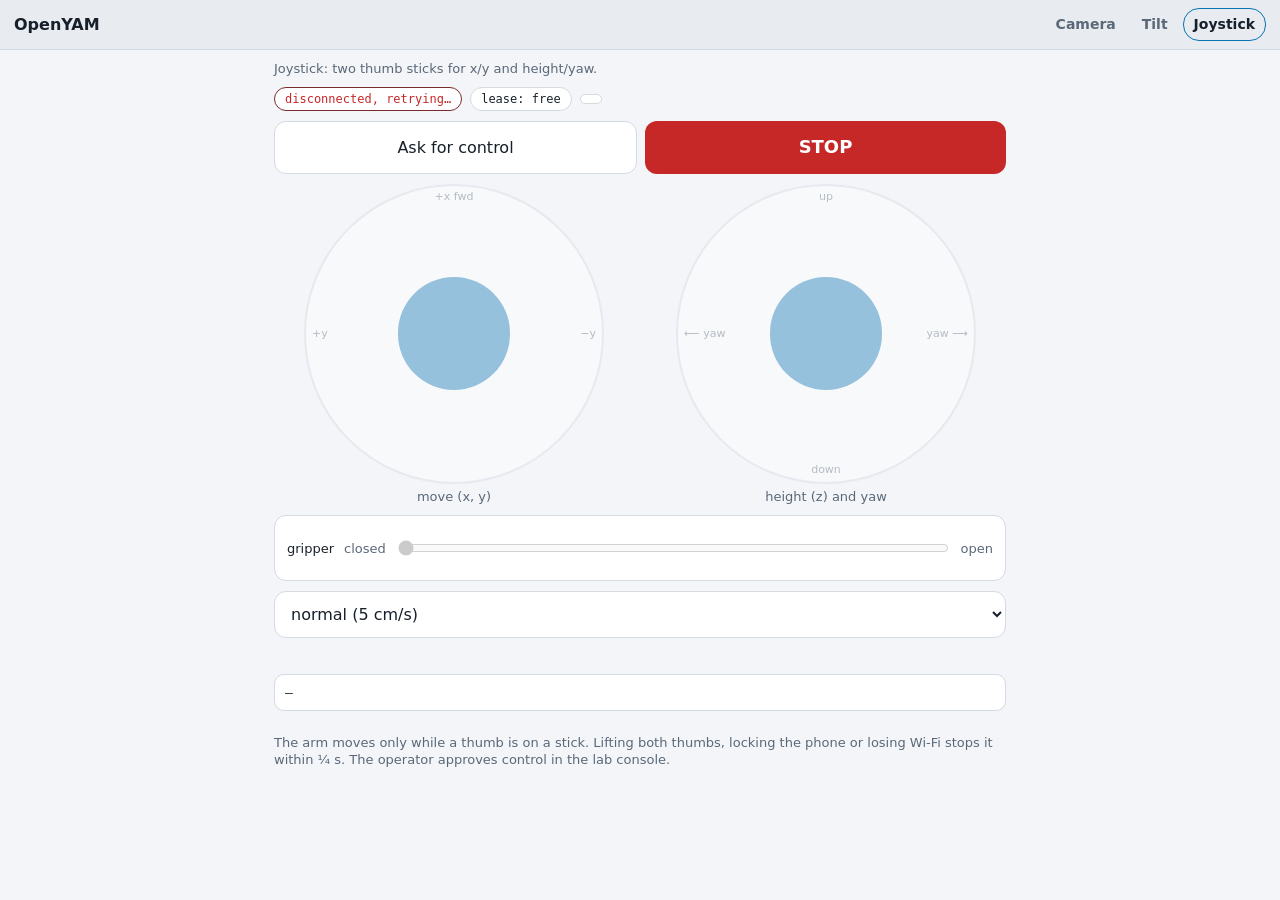
<file: dashboard/static/joystick.html>
<!doctype html>
<html lang="en">
<head>
<meta charset="utf-8">
<link rel="icon" href="data:image/svg+xml,%3Csvg xmlns=%27http://www.w3.org/2000/svg%27 viewBox=%270 0 32 32%27%3E%3Crect width=%2732%27 height=%2732%27 rx=%277%27 fill=%27%23151a20%27/%3E%3Cpath d=%27M8 25h16M12 25l3-9 7-5%27 stroke=%27%235cc8ff%27 stroke-width=%273%27 fill=%27none%27 stroke-linecap=%27round%27 stroke-linejoin=%27round%27/%3E%3Ccircle cx=%2722%27 cy=%2711%27 r=%272.5%27 fill=%27%23ff8a3d%27/%3E%3C/svg%3E">
<meta name="viewport" content="width=device-width, initial-scale=1, viewport-fit=cover, user-scalable=no">
<meta name="apple-mobile-web-app-capable" content="yes">
<title>OpenYAM Joystick</title>
<style>
  :root { --bg:#0d1014; --panel:#151a20; --line:#262e38; --text:#d7dee7; --muted:#7d8a99; --ok:#3ecf8e; --warn:#f2b134; --bad:#ff5d5d; --accent:#5cc8ff; }
  * { box-sizing:border-box; -webkit-tap-highlight-color:transparent; }
  html, body { margin:0; background:var(--bg); color:var(--text); font:16px/1.35 system-ui,-apple-system,sans-serif; overscroll-behavior:none; }
  main { padding:10px 14px calc(14px + env(safe-area-inset-bottom)); max-width:760px; margin:0 auto; display:flex; flex-direction:column; gap:10px; }
  h1 { font-size:17px; margin:2px 0 0; } h1 span { color:var(--muted); font-weight:400; }
  .bar { display:flex; gap:8px; align-items:center; flex-wrap:wrap; }
  .pill { font:12px ui-monospace,Menlo,monospace; padding:4px 10px; border-radius:12px; border:1px solid var(--line); background:var(--panel); }
  .pill.ok { color:var(--ok); border-color:#2a6b4e; } .pill.warn { color:var(--warn); border-color:#7a5b1d; } .pill.bad { color:var(--bad); border-color:#7a2a2a; }
  button { font:inherit; color:var(--text); background:var(--panel); border:1px solid var(--line); border-radius:12px; padding:14px; min-height:52px; touch-action:manipulation; user-select:none; -webkit-user-select:none; }
  .row { display:flex; gap:8px; } .row > * { flex:1; }
  #acquire.held { border-color:var(--ok); color:var(--ok); }
  #stop { background:var(--bad); color:#fff; border:0; font-weight:800; font-size:18px; }
  .sticks { display:flex; gap:12px; justify-content:space-between; }
  .stickwrap { flex:1; display:flex; flex-direction:column; align-items:center; gap:4px; }
  .stick { position:relative; width:min(44vw, 300px); aspect-ratio:1; border-radius:50%; background:var(--panel); border:2px solid var(--line); touch-action:none; user-select:none; -webkit-user-select:none; -webkit-touch-callout:none; }
  .stick.off { opacity:.4; }
  .stick.on { border-color:var(--ok); }
  .knob { position:absolute; width:38%; height:38%; left:31%; top:31%; border-radius:50%; background:var(--accent); pointer-events:none; }
  .stick.on .knob { background:var(--ok); }
  .stick .lbl { position:absolute; font-size:11px; color:var(--muted); pointer-events:none; }
  .grip { display:flex; align-items:center; gap:10px; padding:8px 12px; background:var(--panel); border:1px solid var(--line); border-radius:12px; }
  input[type=range] { flex:1; height:44px; accent-color:var(--accent); }
  select { font:inherit; padding:12px; border-radius:12px; background:var(--panel); color:var(--text); border:1px solid var(--line); }
  .status { padding:10px; border-radius:10px; background:var(--panel); border:1px solid var(--line); font:13px ui-monospace,Menlo,monospace; white-space:pre-wrap; }
  .refusals { font-size:13px; min-height:1.2em; white-space:pre-wrap; }
  .muted { color:var(--muted); } .small { font-size:13px; }
  /* shared phone-page header + light tokens (same token set as /static/style.css) */
  :root { --sunken:#0a0d10; color-scheme:dark; }
  @media (prefers-color-scheme: light) { :root { color-scheme:light; --bg:#f3f5f8; --panel:#ffffff; --sunken:#e8ecf1; --line:#d3dae2; --text:#17202a; --muted:#5a6878; --ok:#0f7f55; --warn:#9a6200; --bad:#c62828; --accent:#0a74b5; } }
  .ph-head { display:flex; align-items:center; gap:10px; padding:8px 14px; padding-top:calc(8px + env(safe-area-inset-top)); border-bottom:1px solid var(--line); background:var(--sunken); position:sticky; top:0; z-index:10; }
  .ph-head .brand { font-weight:700; color:var(--text); text-decoration:none; white-space:nowrap; }
  .ph-head nav { display:flex; gap:4px; margin-left:auto; }
  .ph-head nav a { padding:6px 10px; border-radius:16px; color:var(--muted); text-decoration:none; font-size:14px; font-weight:600; border:1px solid transparent; }
  .ph-head nav a[aria-current="page"] { color:var(--text); border-color:var(--accent); }
  .ph-sub { color:var(--muted); font-size:13px; margin:0; }
</style>
</head>
<body>
<header class="ph-head"><a class="brand" href="/">OpenYAM</a><nav aria-label="Phone pages"><a href="/">Camera</a><a href="/tilt">Tilt</a><a href="/joystick" aria-current="page">Joystick</a></nav></header>
<main>
  <p class="ph-sub">Joystick: two thumb sticks for x/y and height/yaw.</p>
  <div class="bar"><span class="pill" id="conn">connecting…</span><span class="pill" id="lease">lease: ?</span><span class="pill" id="arm"></span></div>
  <div class="row">
    <button id="acquire">Ask for control</button>
    <button id="stop">STOP</button>
  </div>
  <div class="sticks">
    <div class="stickwrap"><div class="stick off" id="s1"><div class="knob"></div>
      <span class="lbl" style="left:50%;top:4px;transform:translateX(-50%)">+x fwd</span>
      <span class="lbl" style="left:6px;top:50%;transform:translateY(-50%)">+y</span>
      <span class="lbl" style="right:6px;top:50%;transform:translateY(-50%)">−y</span></div>
      <span class="small muted">move (x, y)</span></div>
    <div class="stickwrap"><div class="stick off" id="s2"><div class="knob"></div>
      <span class="lbl" style="left:50%;top:4px;transform:translateX(-50%)">up</span>
      <span class="lbl" style="left:50%;bottom:4px;transform:translateX(-50%)">down</span>
      <span class="lbl" style="left:6px;top:50%;transform:translateY(-50%)">⟵ yaw</span>
      <span class="lbl" style="right:6px;top:50%;transform:translateY(-50%)">yaw ⟶</span></div>
      <span class="small muted">height (z) and yaw</span></div>
  </div>
  <div class="grip"><span class="small">gripper</span><span class="small muted">closed</span>
    <input type="range" id="grip" min="0" max="1" step="0.05" value="0" aria-label="gripper"><span class="small muted">open</span></div>
  <div class="row">
    <select id="speed" aria-label="speed"><option value="0.02">slow (2 cm/s)</option><option value="0.05" selected>normal (5 cm/s)</option></select>
  </div>
  <div class="refusals" id="refusals"></div>
  <div class="status" id="status">–</div>
  <p class="small muted">The arm moves only while a thumb is on a stick. Lifting both thumbs, locking the phone or losing Wi-Fi stops it within ¼ s. The operator approves control in the lab console.</p>
</main>
<script>
'use strict';
const PROGRAM = 'joystick', RATE_MS = 50, TTL_MS = 250, YAW_MAX = 0.3, DEAD = 0.08;
const $ = (id) => document.getElementById(id);
let ws = null, me = null, lease = {}, estop = false, state = null, timer = null, lastSent = '–';
const sticks = { s1: { x: 0, y: 0, active: false }, s2: { x: 0, y: 0, active: false } };
const refusals = [];

function wsUrl() {
  const t = new URLSearchParams(location.search).get('t');
  return `wss://${location.host}/armctl` + (t ? `?t=${encodeURIComponent(t)}` : '');
}
function send(m) { if (ws && ws.readyState === 1) ws.send(JSON.stringify(m)); }
function connect() {
  ws = new WebSocket(wsUrl());
  ws.onopen = () => {
    $('conn').textContent = 'connected'; $('conn').className = 'pill ok';
    let name = ''; try { name = localStorage.getItem('armctl-name') || ''; } catch (e) {}
    send({ op: 'hello', program: PROGRAM, name: name || (navigator.userAgent.match(/iPhone|iPad|Android/) || ['phone'])[0] });
  };
  ws.onmessage = (ev) => {
    const m = JSON.parse(ev.data);
    if (m.op === 'state') { state = m; lease = m.lease || {}; estop = m.estop; render(); }
    else if (m.op === 'hello') { me = m.client; lease = m.lease || {}; render(); }
    else if (m.op === 'lease') { lease = m; render(); }
    else if (m.op === 'refused') addRefusal(m.reason);
    else if (m.op === 'ack' && m.pending) addRefusal(m.reason || 'pending', true);
  };
  ws.onclose = () => {
    me = null; lease = {}; state = null; $('conn').textContent = 'disconnected, retrying…'; $('conn').className = 'pill bad';
    releaseAll(); render(); setTimeout(connect, 1500);
  };
}
function addRefusal(r, info) {
  refusals.unshift((info ? '' : '✖ ') + r + '  ' + new Date().toLocaleTimeString());
  refusals.length = Math.min(refusals.length, 3);
  $('refusals').textContent = refusals.join('\n');
  $('refusals').style.color = info ? 'var(--warn)' : 'var(--bad)';
}
const iHold = () => me && lease.client === me;
const canMove = () => iHold() && !estop;

function render() {
  const h = iHold();
  $('lease').textContent = 'lease: ' + (h ? 'YOU' : (lease.holder || 'free')) + (lease.switching ? ' (switching)' : '');
  $('lease').className = 'pill ' + (h ? 'ok' : lease.holder ? 'warn' : '');
  $('acquire').textContent = h ? 'Release control' : 'Ask for control';
  $('acquire').classList.toggle('held', !!h);
  for (const id of ['s1', 's2']) $(id).classList.toggle('off', !canMove());
  $('grip').disabled = !canMove();
  if (!canMove() && timer) releaseAll();
  if (state) {
    $('arm').textContent = estop ? 'E-STOP' : (state.torque ? state.mode : 'relaxed');
    $('arm').className = 'pill ' + (estop ? 'bad' : state.moving ? 'warn' : 'ok');
    $('status').textContent = 'q  ' + state.q.map((x) => x.toFixed(2)).join(' ') + '\ngrip ' + state.grip.toFixed(2) +
      (state.streaming ? '   streaming' : '') + (state.busy ? '   ' + state.busy : '') + '\nsent ' + lastSent;
  }
}

// ---------------------------------------------------------------- sticks
function setupStick(id) {
  const el = $(id), knob = el.querySelector('.knob'), s = sticks[id];
  let pid = null;
  const update = (e) => {
    const r = el.getBoundingClientRect(), rad = r.width / 2;
    let dx = (e.clientX - (r.left + rad)) / (rad * 0.7), dy = (e.clientY - (r.top + rad)) / (rad * 0.7);
    const n = Math.hypot(dx, dy); if (n > 1) { dx /= n; dy /= n; }
    s.x = dx; s.y = dy;
    knob.style.transform = `translate(${dx * rad * 0.7}px, ${dy * rad * 0.7}px)`;
  };
  el.addEventListener('pointerdown', (e) => {
    if (!canMove() || pid !== null) return;
    e.preventDefault(); pid = e.pointerId; try { el.setPointerCapture(pid); } catch (_) {}
    s.active = true; el.classList.add('on'); update(e); startStreaming();
  });
  el.addEventListener('pointermove', (e) => { if (e.pointerId === pid) update(e); });
  const end = (e) => {
    if (e.pointerId !== pid) return;
    pid = null; s.active = false; s.x = s.y = 0; el.classList.remove('on'); knob.style.transform = '';
    if (!sticks.s1.active && !sticks.s2.active) stopStreaming();
  };
  for (const t of ['pointerup', 'pointercancel', 'lostpointercapture']) el.addEventListener(t, end);
  el.addEventListener('contextmenu', (e) => e.preventDefault());
  s.reset = () => { pid = null; s.active = false; s.x = s.y = 0; el.classList.remove('on'); knob.style.transform = ''; };
}
setupStick('s1'); setupStick('s2');

const dz = (v) => (Math.abs(v) < DEAD ? 0 : (v - Math.sign(v) * DEAD) / (1 - DEAD));
function tick() {
  const vmax = parseFloat($('speed').value), a = sticks.s1, b = sticks.s2;
  const v = { x: +(-dz(a.y) * vmax).toFixed(4), y: +(-dz(a.x) * vmax).toFixed(4), z: +(-dz(b.y) * vmax).toFixed(4),
              roll: 0, pitch: 0, yaw: +(-dz(b.x) * YAW_MAX).toFixed(3) };
  send({ op: 'stream', v, ttl_ms: TTL_MS });
  lastSent = `x ${v.x} y ${v.y} z ${v.z} yaw ${v.yaw}`;
}
function startStreaming() { if (!timer) { tick(); timer = setInterval(tick, RATE_MS); } }
function stopStreaming() {
  if (timer) { clearInterval(timer); timer = null; send({ op: 'stream', v: { x: 0, y: 0, z: 0 }, ttl_ms: 100 }); }
  lastSent = 'nothing (released)';
}
function releaseAll() { sticks.s1.reset(); sticks.s2.reset(); stopStreaming(); }
document.addEventListener('visibilitychange', () => { if (document.hidden) releaseAll(); });
window.addEventListener('pagehide', releaseAll);

// gripper: absolute target, throttled to 5 Hz while dragging
let gripT = 0, gripPending = null;
$('grip').addEventListener('input', () => {
  gripPending = parseFloat($('grip').value);
  const now = Date.now();
  if (now - gripT > 200) { gripT = now; send({ op: 'do', cmd: 'gripper', width: gripPending }); gripPending = null; }
});
$('grip').addEventListener('change', () => send({ op: 'do', cmd: 'gripper', width: parseFloat($('grip').value) }));

$('acquire').addEventListener('click', () => send({ op: iHold() ? 'release' : 'acquire' }));
$('stop').addEventListener('click', () => { releaseAll(); send({ op: 'do', cmd: 'stop' }); });

let wake = null;
setInterval(async () => {
  try {
    if (iHold() && !wake && navigator.wakeLock && !document.hidden) { wake = await navigator.wakeLock.request('screen'); wake.onrelease = () => { wake = null; }; }
    if (!iHold() && wake) { wake.release(); wake = null; }
  } catch (e) {}
}, 2000);
window.armctl = { send, ws: () => ws };  // debugging / tests
connect();
</script>
<script>(function(){var t=new URLSearchParams(location.search).get("t");if(t)document.querySelectorAll(".ph-head a").forEach(function(a){a.href=a.getAttribute("href")+"?t="+encodeURIComponent(t);});})();</script>
</body>
</html>
</file>
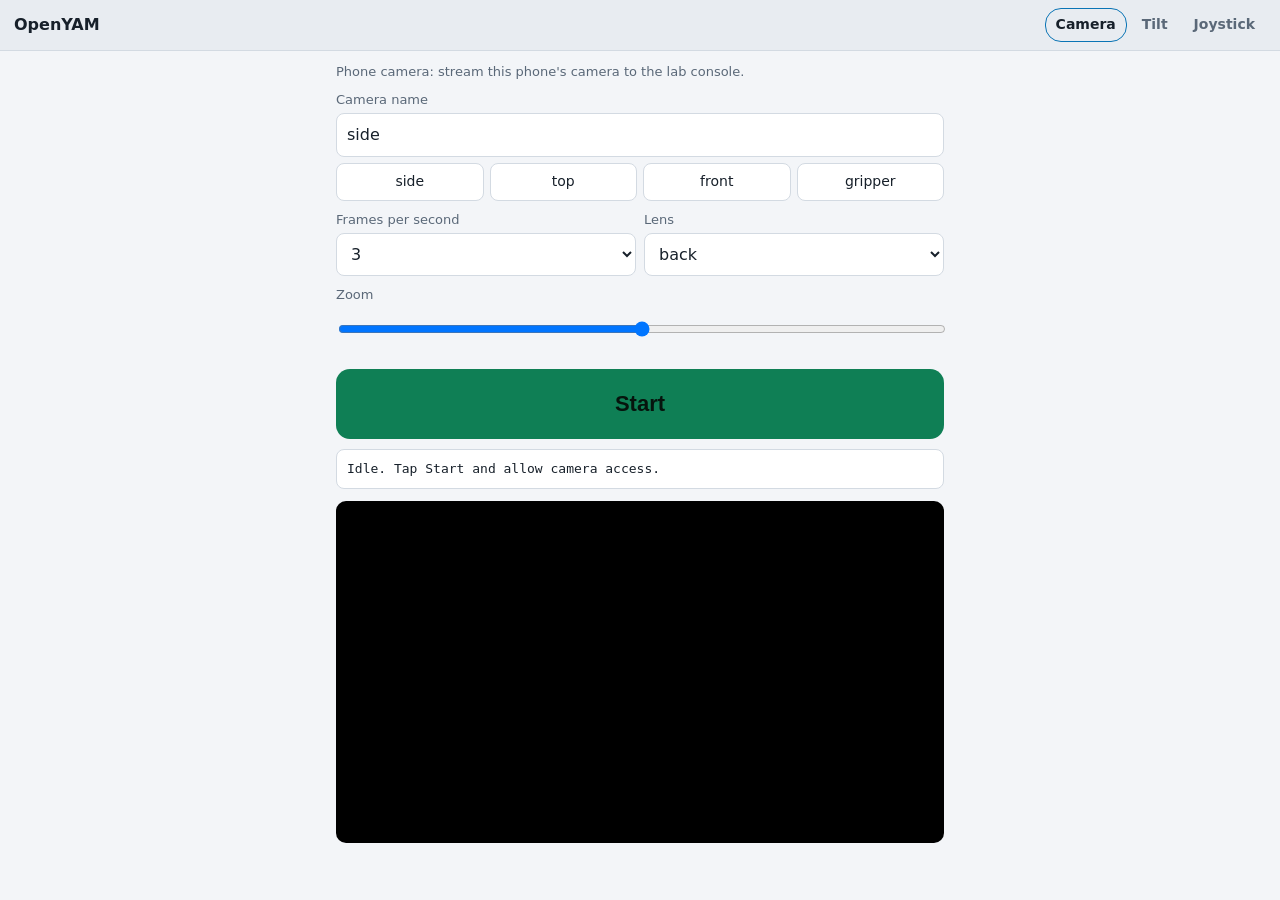
<file: dashboard/static/phone.html>
<!doctype html>
<html lang="en">
<head>
<meta charset="utf-8">
<link rel="icon" href="data:image/svg+xml,%3Csvg xmlns=%27http://www.w3.org/2000/svg%27 viewBox=%270 0 32 32%27%3E%3Crect width=%2732%27 height=%2732%27 rx=%277%27 fill=%27%23151a20%27/%3E%3Cpath d=%27M8 25h16M12 25l3-9 7-5%27 stroke=%27%235cc8ff%27 stroke-width=%273%27 fill=%27none%27 stroke-linecap=%27round%27 stroke-linejoin=%27round%27/%3E%3Ccircle cx=%2722%27 cy=%2711%27 r=%272.5%27 fill=%27%23ff8a3d%27/%3E%3C/svg%3E">
<meta name="viewport" content="width=device-width, initial-scale=1, viewport-fit=cover">
<meta name="apple-mobile-web-app-capable" content="yes">
<title>OpenYAM Phone Cam</title>
<style>
  :root { --bg:#0d1014; --panel:#151a20; --line:#262e38; --text:#d7dee7; --muted:#7d8a99; --ok:#3ecf8e; --bad:#ff5d5d; --accent:#5cc8ff; }
  * { box-sizing: border-box; }
  html, body { margin:0; background:var(--bg); color:var(--text); font:16px/1.4 system-ui,-apple-system,sans-serif; }
  main { padding: 12px 16px calc(16px + env(safe-area-inset-bottom)); max-width: 640px; margin: 0 auto; }
  h1 { font-size: 17px; margin: 4px 0 10px; } h1 span { color: var(--muted); font-weight: 400; }
  label { display:block; font-size:13px; color:var(--muted); margin: 10px 0 4px; }
  input, select { font: inherit; width:100%; padding:10px; border-radius:8px; border:1px solid var(--line); background:var(--panel); color:var(--text); }
  .row { display:flex; gap:8px; } .row > * { flex:1; }
  .presets { display:flex; gap:6px; margin-top:6px; flex-wrap:wrap; }
  .presets button { flex:1; padding:8px; font:inherit; font-size:14px; border-radius:8px; border:1px solid var(--line); background:var(--panel); color:var(--text); }
  #go { width:100%; margin-top:14px; padding:22px; font-size:22px; font-weight:700; border:0; border-radius:14px; background:var(--ok); color:#06140d; }
  #go.on { background:var(--bad); color:#fff; }
  video { width:100%; margin-top:12px; border-radius:10px; background:#000; aspect-ratio:16/9; object-fit:contain; }
  .status { margin-top:10px; padding:10px; border-radius:8px; background:var(--panel); border:1px solid var(--line); font-family: ui-monospace, Menlo, monospace; font-size:13px; }
  .ok { color: var(--ok); } .bad { color: var(--bad); } .muted { color: var(--muted); }
  /* shared phone-page header + light tokens (same token set as /static/style.css) */
  :root { --sunken:#0a0d10; color-scheme:dark; }
  @media (prefers-color-scheme: light) { :root { color-scheme:light; --bg:#f3f5f8; --panel:#ffffff; --sunken:#e8ecf1; --line:#d3dae2; --text:#17202a; --muted:#5a6878; --ok:#0f7f55; --warn:#9a6200; --bad:#c62828; --accent:#0a74b5; } }
  .ph-head { display:flex; align-items:center; gap:10px; padding:8px 14px; padding-top:calc(8px + env(safe-area-inset-top)); border-bottom:1px solid var(--line); background:var(--sunken); position:sticky; top:0; z-index:10; }
  .ph-head .brand { font-weight:700; color:var(--text); text-decoration:none; white-space:nowrap; }
  .ph-head nav { display:flex; gap:4px; margin-left:auto; }
  .ph-head nav a { padding:6px 10px; border-radius:16px; color:var(--muted); text-decoration:none; font-size:14px; font-weight:600; border:1px solid transparent; }
  .ph-head nav a[aria-current="page"] { color:var(--text); border-color:var(--accent); }
  .ph-sub { color:var(--muted); font-size:13px; margin:0; }
</style>
</head>
<body>
<header class="ph-head"><a class="brand" href="/">OpenYAM</a><nav aria-label="Phone pages"><a href="/" aria-current="page">Camera</a><a href="/tilt">Tilt</a><a href="/joystick">Joystick</a></nav></header>
<main>
  <p class="ph-sub">Phone camera: stream this phone's camera to the lab console.</p>
  <label for="name">Camera name</label>
  <input id="name" autocomplete="off" autocapitalize="off" spellcheck="false" placeholder="side">
  <div class="presets">
    <button data-n="side">side</button><button data-n="top">top</button><button data-n="front">front</button><button data-n="gripper">gripper</button>
  </div>
  <div class="row">
    <div><label for="fps">Frames per second</label>
      <select id="fps"><option>1</option><option selected>3</option><option>10</option></select></div>
    <div><label for="facing">Lens</label>
      <select id="facing"><option value="environment" selected>back</option><option value="user">front</option></select></div>
  </div>
  <div class="row" id="zoomrow" hidden>
    <div style="flex:1"><label for="zoom">Zoom <span id="zoomv"></span></label>
      <input id="zoom" type="range" step="0.1" style="width:100%"></div>
  </div>
  <button id="go">Start</button>
  <div class="status" id="status">Idle. Tap Start and allow camera access.</div>
  <video id="v" playsinline muted autoplay></video>
  <canvas id="c" hidden></canvas>
</main>
<script>
(() => {
  const $ = (id) => document.getElementById(id);
  const token = new URLSearchParams(location.search).get('t') || '';
  const store = { get(k) { try { return localStorage.getItem(k); } catch (e) { return null; } },
                  set(k, v) { try { localStorage.setItem(k, v); } catch (e) {} } };
  const nameEl = $('name'), fpsEl = $('fps'), facingEl = $('facing'), go = $('go'), v = $('v'), c = $('c');
  nameEl.value = store.get('pc_name') || 'side';
  fpsEl.value = store.get('pc_fps') || '3';
  facingEl.value = ['environment', 'user'].includes(store.get('pc_facing')) ? store.get('pc_facing') : 'environment';
  document.querySelectorAll('.presets button').forEach((b) => b.onclick = () => { nameEl.value = b.dataset.n; save(); });
  function save() {
    store.set('pc_name', cleanName()); store.set('pc_fps', fpsEl.value); store.set('pc_facing', facingEl.value);
    const o = facingEl.selectedOptions && facingEl.selectedOptions[0];
    if (o && o.value !== 'environment' && o.value !== 'user') store.set('pc_lens_label', o.textContent);
  }
  function cleanName() { return (nameEl.value || 'side').trim().toLowerCase().replace(/[^a-z0-9_-]/g, '-').slice(0, 32) || 'side'; }
  [nameEl, fpsEl, facingEl].forEach((el) => el.addEventListener('change', save));

  let stream = null, running = false, timer = null, inflight = false, wake = null;
  let sent = [], lastErr = '', lastOk = 0, bytes = 0;

  async function lockWake() {
    try { if ('wakeLock' in navigator) { wake = await navigator.wakeLock.request('screen'); } } catch (e) { /* not fatal */ }
  }
  async function openCam() {
    if (stream) stream.getTracks().forEach((t) => t.stop());
    const pick = facingEl.value;
    const video = { width: { ideal: 1280 }, height: { ideal: 720 } };
    // "environment"/"user" pick by facing; anything else is a deviceId from enumerateDevices
    // (iPhone lists each lens separately, e.g. "Back Ultra Wide Camera").
    if (pick === 'environment' || pick === 'user') video.facingMode = { ideal: pick };
    else video.deviceId = { exact: pick };
    try {
      stream = await navigator.mediaDevices.getUserMedia({ audio: false, video });
    } catch (e) {
      if (video.deviceId) {  // deviceIds can change between sessions: fall back to the back camera
        facingEl.value = 'environment';
        stream = await navigator.mediaDevices.getUserMedia({ audio: false, video: { facingMode: { ideal: 'environment' }, width: { ideal: 1280 }, height: { ideal: 720 } } });
      } else throw e;
    }
    v.srcObject = stream;
    await v.play();
    await listLenses();
    setupZoom();
  }
  // Labels are only visible after permission, so the list is filled after the first open.
  async function listLenses() {
    try {
      const devs = (await navigator.mediaDevices.enumerateDevices()).filter((d) => d.kind === 'videoinput' && d.label);
      const keep = facingEl.value;
      facingEl.innerHTML = '<option value="environment">back (auto)</option><option value="user">front (auto)</option>' +
        devs.map((d) => '<option value="' + d.deviceId + '">' + d.label.replace(/</g, '&lt;') + '</option>').join('');
      const cur = stream && stream.getVideoTracks()[0] && stream.getVideoTracks()[0].getSettings().deviceId;
      const wanted = store.get('pc_lens_label');
      const byLabel = wanted && devs.find((d) => d.label === wanted);
      facingEl.value = [...facingEl.options].some((o) => o.value === keep) ? keep : (byLabel ? byLabel.deviceId : (cur || 'environment'));
    } catch (e) { /* keep the simple back/front list */ }
  }
  function setupZoom() {
    const row = $('zoomrow'), z = $('zoom'), zv = $('zoomv');
    const track = stream && stream.getVideoTracks()[0];
    const caps = track && track.getCapabilities ? track.getCapabilities() : {};
    if (!caps.zoom) { row.hidden = true; return; }
    row.hidden = false;
    z.min = caps.zoom.min; z.max = caps.zoom.max; z.step = caps.zoom.step || 0.1;
    z.value = track.getSettings().zoom || caps.zoom.min;
    zv.textContent = parseFloat(z.value).toFixed(1) + 'x';
    z.oninput = () => { zv.textContent = parseFloat(z.value).toFixed(1) + 'x';
      track.applyConstraints({ advanced: [{ zoom: parseFloat(z.value) }] }).catch((e) => lastErr = e.message); };
  }
  async function start() {
    if (!navigator.mediaDevices || !navigator.mediaDevices.getUserMedia) {
      setStatus('<span class="bad">Camera API unavailable. Open this page over https (accept the certificate warning).</span>');
      return;
    }
    save();
    try { await openCam(); } catch (e) { setStatus('<span class="bad">Camera error: ' + e.name + ' ' + e.message + '</span>'); return; }
    running = true; go.textContent = 'Stop'; go.classList.add('on');
    nameEl.disabled = true;
    lockWake();
    tick();
  }
  function stop() {
    running = false; clearTimeout(timer);
    if (stream) stream.getTracks().forEach((t) => t.stop());
    stream = null; v.srcObject = null;
    if (wake) { wake.release().catch(() => {}); wake = null; }
    go.textContent = 'Start'; go.classList.remove('on'); nameEl.disabled = false;
    setStatus('Stopped.');
  }
  go.onclick = () => (running ? stop() : start());
  facingEl.addEventListener('change', () => { if (running) openCam().catch((e) => lastErr = e.message); });

  function tick() {
    if (!running) return;
    const period = 1000 / parseFloat(fpsEl.value || '3');
    timer = setTimeout(tick, period);
    if (inflight || !v.videoWidth) return;
    c.width = v.videoWidth; c.height = v.videoHeight;
    c.getContext('2d').drawImage(v, 0, 0, c.width, c.height);
    inflight = true;
    c.toBlob(async (blob) => {
      if (!blob) { inflight = false; return; }
      try {
        const r = await fetch('/api/frame/' + encodeURIComponent(cleanName()) + '?t=' + encodeURIComponent(token), {
          method: 'POST', headers: { 'Content-Type': 'image/jpeg' }, body: blob, credentials: 'same-origin',
        });
        if (!r.ok) throw new Error(r.status + ' ' + (await r.text()).slice(0, 80));
        sent.push(performance.now()); bytes = blob.size; lastOk = Date.now(); lastErr = '';
      } catch (e) { lastErr = e.message; }
      inflight = false;
    }, 'image/jpeg', 0.7);
  }

  function setStatus(html) { $('status').innerHTML = html; }
  setInterval(() => {
    if (!running) return;
    const now = performance.now();
    sent = sent.filter((t) => now - t < 3000);
    const fps = (sent.length / 3).toFixed(1);
    const conn = lastErr ? '<span class="bad">error: ' + lastErr + '</span>'
      : lastOk && Date.now() - lastOk < 3000 ? '<span class="ok">connected</span>' : '<span class="muted">connecting…</span>';
    setStatus(`${conn}<br>camera "<b>${cleanName()}</b>" · ${v.videoWidth}x${v.videoHeight}<br>sent ${fps} fps · last ${(bytes / 1024).toFixed(0)} KB · wake lock ${wake ? 'on' : 'off'}`);
  }, 500);

  document.addEventListener('visibilitychange', async () => {
    if (document.visibilityState !== 'visible' || !running) return;
    lockWake();
    // iOS stops the camera when the page is hidden; reopen it.
    if (!stream || stream.getVideoTracks().every((t) => t.readyState === 'ended')) {
      try { await openCam(); } catch (e) { lastErr = e.message; }
    }
  });
})();
</script>
<script>(function(){var t=new URLSearchParams(location.search).get("t");if(t)document.querySelectorAll(".ph-head a").forEach(function(a){a.href=a.getAttribute("href")+"?t="+encodeURIComponent(t);});})();</script>
</body>
</html>
</file>
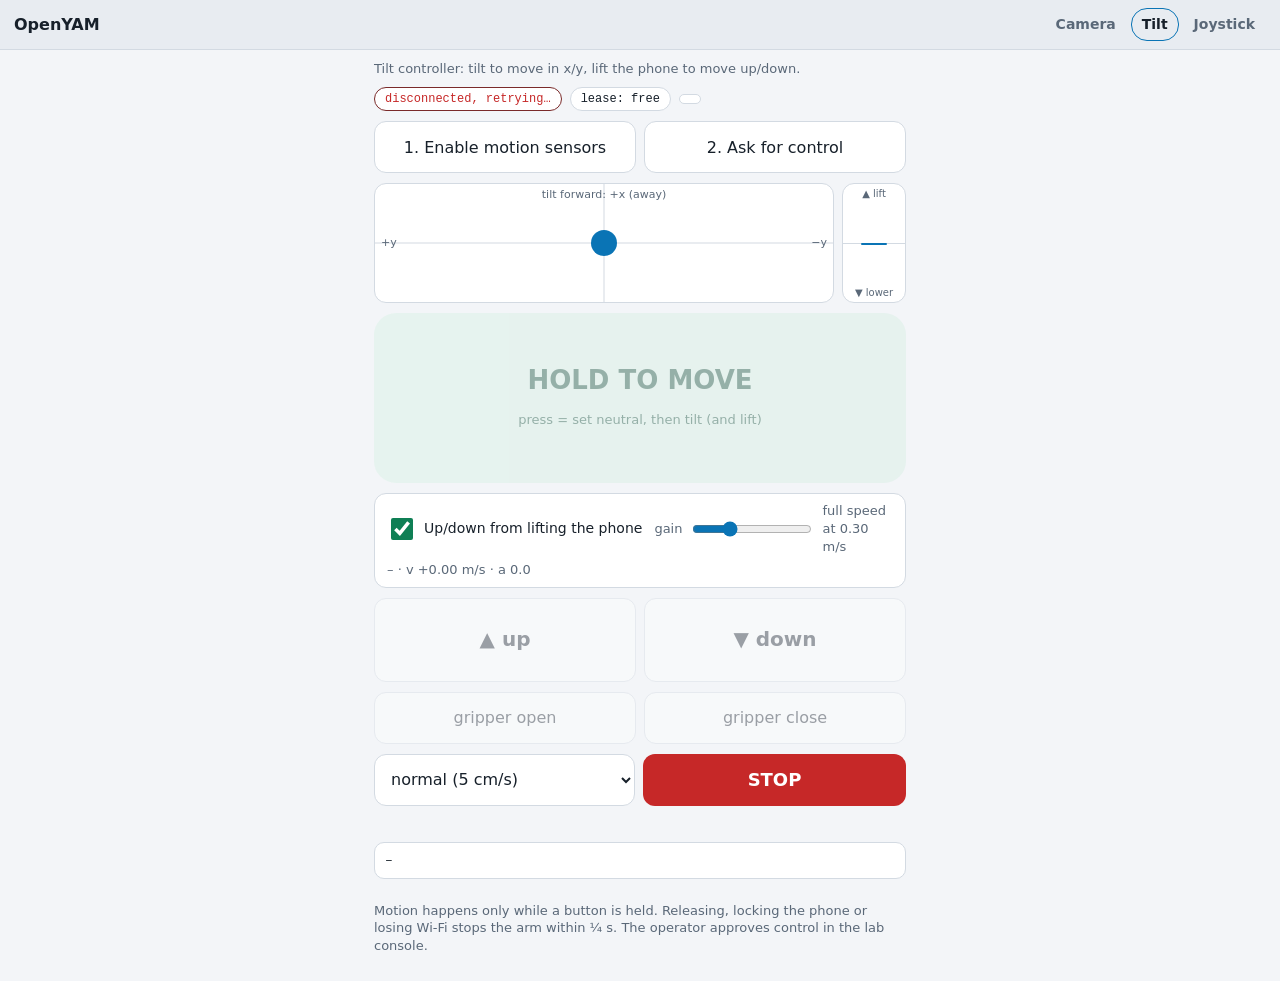
<file: dashboard/static/tilt.html>
<!doctype html>
<html lang="en">
<head>
<meta charset="utf-8">
<link rel="icon" href="data:image/svg+xml,%3Csvg xmlns=%27http://www.w3.org/2000/svg%27 viewBox=%270 0 32 32%27%3E%3Crect width=%2732%27 height=%2732%27 rx=%277%27 fill=%27%23151a20%27/%3E%3Cpath d=%27M8 25h16M12 25l3-9 7-5%27 stroke=%27%235cc8ff%27 stroke-width=%273%27 fill=%27none%27 stroke-linecap=%27round%27 stroke-linejoin=%27round%27/%3E%3Ccircle cx=%2722%27 cy=%2711%27 r=%272.5%27 fill=%27%23ff8a3d%27/%3E%3C/svg%3E">
<meta name="viewport" content="width=device-width, initial-scale=1, viewport-fit=cover, user-scalable=no">
<meta name="apple-mobile-web-app-capable" content="yes">
<title>OpenYAM Tilt</title>
<style>
  :root { --bg:#0d1014; --panel:#151a20; --line:#262e38; --text:#d7dee7; --muted:#7d8a99; --ok:#3ecf8e; --warn:#f2b134; --bad:#ff5d5d; --accent:#5cc8ff; }
  * { box-sizing:border-box; -webkit-tap-highlight-color:transparent; }
  html, body { margin:0; background:var(--bg); color:var(--text); font:16px/1.35 system-ui,-apple-system,sans-serif; overscroll-behavior:none; }
  main { padding:10px 14px calc(14px + env(safe-area-inset-bottom)); max-width:560px; margin:0 auto; display:flex; flex-direction:column; gap:10px; min-height:100vh; min-height:100dvh; }
  h1 { font-size:17px; margin:2px 0 0; } h1 span { color:var(--muted); font-weight:400; }
  .bar { display:flex; gap:8px; align-items:center; flex-wrap:wrap; }
  .pill { font:12px ui-monospace,Menlo,monospace; padding:4px 10px; border-radius:12px; border:1px solid var(--line); background:var(--panel); }
  .pill.ok { color:var(--ok); border-color:#2a6b4e; } .pill.warn { color:var(--warn); border-color:#7a5b1d; } .pill.bad { color:var(--bad); border-color:#7a2a2a; }
  button { font:inherit; color:var(--text); background:var(--panel); border:1px solid var(--line); border-radius:12px; padding:14px; min-height:52px; touch-action:manipulation; user-select:none; -webkit-user-select:none; }
  button:disabled { opacity:.4; }
  .row { display:flex; gap:8px; } .row > * { flex:1; }
  #acquire.held { border-color:var(--ok); color:var(--ok); }
  #hold { min-height:170px; font-size:26px; font-weight:800; border-radius:22px; border:0; background:#1f3a2e; color:#bdf5d9; touch-action:none; -webkit-touch-callout:none; }
  #hold.on { background:var(--ok); color:#06140d; }
  .zbtn { min-height:84px; font-size:20px; font-weight:700; touch-action:none; -webkit-touch-callout:none; }
  .zbtn.on { background:var(--accent); color:#04121b; }
  #stop { background:var(--bad); color:#fff; border:0; font-weight:800; font-size:18px; }
  .status { padding:10px; border-radius:10px; background:var(--panel); border:1px solid var(--line); font:13px ui-monospace,Menlo,monospace; white-space:pre-wrap; }
  .refusals { color:var(--bad); font-size:13px; min-height:1.2em; }
  .muted { color:var(--muted); } .small { font-size:13px; }
  select { font:inherit; padding:12px; border-radius:12px; background:var(--panel); color:var(--text); border:1px solid var(--line); }
  #tiltviz { position:relative; height:120px; border-radius:12px; background:var(--panel); border:1px solid var(--line); overflow:hidden; }
  #tiltviz .cross { position:absolute; left:50%; top:50%; width:1px; height:100%; background:var(--line); transform:translate(-50%,-50%); }
  #tiltviz .cross.h { width:100%; height:1px; }
  #dot { position:absolute; width:26px; height:26px; margin:-13px 0 0 -13px; border-radius:50%; background:var(--accent); left:50%; top:50%; }
  #tiltviz .lbl { position:absolute; font-size:11px; color:var(--muted); }
  .vizrow { display:flex; gap:8px; }
  .vizrow #tiltviz { flex:1; }
  #liftviz { position:relative; width:64px; height:120px; border-radius:12px; background:var(--panel); border:1px solid var(--line); overflow:hidden; flex-shrink:0; }
  #liftviz .mid { position:absolute; left:0; right:0; top:50%; height:1px; background:var(--line); }
  #liftbar { position:absolute; left:18px; right:18px; background:var(--accent); border-radius:3px; }
  #liftviz.sending #liftbar { background:var(--ok); }
  #liftviz .lbl { position:absolute; left:0; right:0; text-align:center; font-size:10px; color:var(--muted); }
  .lift { display:flex; flex-wrap:wrap; align-items:center; gap:6px 12px; padding:8px 12px; background:var(--panel); border:1px solid var(--line); border-radius:12px; font-size:14px; }
  .lift label { display:flex; align-items:center; gap:8px; }
  .lift input[type=checkbox] { width:22px; height:22px; accent-color:var(--ok); }
  .lift input[type=range] { flex:1; min-width:120px; accent-color:var(--accent); }
  /* shared phone-page header + light tokens (same token set as /static/style.css) */
  :root { --sunken:#0a0d10; color-scheme:dark; }
  @media (prefers-color-scheme: light) { :root { color-scheme:light; --bg:#f3f5f8; --panel:#ffffff; --sunken:#e8ecf1; --line:#d3dae2; --text:#17202a; --muted:#5a6878; --ok:#0f7f55; --warn:#9a6200; --bad:#c62828; --accent:#0a74b5; } }
  @media (prefers-color-scheme: light) { #hold { background:#d3efe1; color:#0b4a32; } #hold.on { background:var(--ok); color:#fff; } }
  .ph-head { display:flex; align-items:center; gap:10px; padding:8px 14px; padding-top:calc(8px + env(safe-area-inset-top)); border-bottom:1px solid var(--line); background:var(--sunken); position:sticky; top:0; z-index:10; }
  .ph-head .brand { font-weight:700; color:var(--text); text-decoration:none; white-space:nowrap; }
  .ph-head nav { display:flex; gap:4px; margin-left:auto; }
  .ph-head nav a { padding:6px 10px; border-radius:16px; color:var(--muted); text-decoration:none; font-size:14px; font-weight:600; border:1px solid transparent; }
  .ph-head nav a[aria-current="page"] { color:var(--text); border-color:var(--accent); }
  .ph-sub { color:var(--muted); font-size:13px; margin:0; }
</style>
</head>
<body>
<header class="ph-head"><a class="brand" href="/">OpenYAM</a><nav aria-label="Phone pages"><a href="/">Camera</a><a href="/tilt" aria-current="page">Tilt</a><a href="/joystick">Joystick</a></nav></header>
<main>
  <p class="ph-sub">Tilt controller: tilt to move in x/y, lift the phone to move up/down.</p>
  <div class="bar"><span class="pill" id="conn">connecting…</span><span class="pill" id="lease">lease: ?</span><span class="pill" id="arm"></span></div>
  <div class="row">
    <button id="sensors">1. Enable motion sensors</button>
    <button id="acquire">2. Ask for control</button>
  </div>
  <div class="vizrow">
    <div id="tiltviz"><div class="cross"></div><div class="cross h"></div><div id="dot"></div>
      <span class="lbl" style="left:50%;top:4px;transform:translateX(-50%)">tilt forward: +x (away)</span>
      <span class="lbl" style="left:6px;top:50%;transform:translateY(-50%)">+y</span>
      <span class="lbl" style="right:6px;top:50%;transform:translateY(-50%)">−y</span></div>
    <div id="liftviz" title="phone up/down velocity detected from the accelerometer"><div class="mid"></div><div id="liftbar"></div>
      <span class="lbl" style="top:3px">▲ lift</span><span class="lbl" style="bottom:3px">▼ lower</span></div>
  </div>
  <button id="hold" disabled>HOLD TO MOVE<br><span class="small" style="font-weight:400">press = set neutral, then tilt (and lift)</span></button>
  <div class="lift">
    <label><input type="checkbox" id="liftOn" checked> Up/down from lifting the phone</label>
    <label class="small muted" style="flex:1">gain <input type="range" id="liftGain" min="0.1" max="0.8" step="0.05" value="0.3" aria-label="lift gain"> <span id="liftGainV"></span></label>
    <span class="small muted" id="liftInfo">accelerometer: –</span>
  </div>
  <div class="row">
    <button class="zbtn" id="zup" disabled>▲ up</button>
    <button class="zbtn" id="zdown" disabled>▼ down</button>
  </div>
  <div class="row">
    <button id="gopen" disabled>gripper open</button>
    <button id="gclose" disabled>gripper close</button>
  </div>
  <div class="row">
    <select id="speed" aria-label="speed"><option value="0.02">slow (2 cm/s)</option><option value="0.05" selected>normal (5 cm/s)</option></select>
    <button id="stop">STOP</button>
  </div>
  <div class="refusals" id="refusals"></div>
  <div class="status" id="status">–</div>
  <p class="small muted">Motion happens only while a button is held. Releasing, locking the phone or losing Wi-Fi stops the arm within ¼ s. The operator approves control in the lab console.</p>
</main>
<script>
'use strict';
const PROGRAM = 'tilt', RATE_MS = 50, TTL_MS = 250, DEADZONE = 3, FULL = 25; // degrees
const $ = (id) => document.getElementById(id);
let ws = null, me = null, lease = {}, estop = false, state = null, sensorsOn = false;
let ori = { beta: null, gamma: null }, neutral = null, holding = false, z = 0, timer = null;
const refusals = [];

// ---------------------------------------------------------------- connection
function wsUrl() {
  const t = new URLSearchParams(location.search).get('t');
  return `wss://${location.host}/armctl` + (t ? `?t=${encodeURIComponent(t)}` : '');
}
function send(m) { if (ws && ws.readyState === 1) ws.send(JSON.stringify(m)); }
function connect() {
  ws = new WebSocket(wsUrl());
  ws.onopen = () => {
    $('conn').textContent = 'connected'; $('conn').className = 'pill ok';
    let name = ''; try { name = localStorage.getItem('armctl-name') || ''; } catch (e) {}
    send({ op: 'hello', program: PROGRAM, name: name || (navigator.userAgent.match(/iPhone|iPad|Android/) || ['phone'])[0] });
  };
  ws.onmessage = (ev) => {
    const m = JSON.parse(ev.data);
    if (m.op === 'state') { state = m; lease = m.lease || {}; estop = m.estop; render(); }
    else if (m.op === 'hello') { me = m.client; lease = m.lease || {}; render(); }
    else if (m.op === 'lease') { lease = m; render(); }
    else if (m.op === 'refused') { addRefusal(m.reason); }
    else if (m.op === 'ack' && m.pending) { addRefusal(m.reason || 'pending', true); }
  };
  ws.onclose = () => {
    me = null; lease = {}; state = null; $('conn').textContent = 'disconnected, retrying…'; $('conn').className = 'pill bad';
    stopStreaming(); render(); setTimeout(connect, 1500);
  };
}
function addRefusal(r, info) {
  refusals.unshift((info ? '' : '✖ ') + r + '  ' + new Date().toLocaleTimeString());
  refusals.length = Math.min(refusals.length, 3);
  $('refusals').textContent = refusals.join('\n');
  $('refusals').style.color = info ? 'var(--warn)' : 'var(--bad)';
}
const iHold = () => me && lease.client === me;

function render() {
  const h = iHold();
  $('lease').textContent = 'lease: ' + (h ? 'YOU' : (lease.holder ? lease.holder : 'free')) + (lease.switching ? ' (switching)' : '');
  $('lease').className = 'pill ' + (h ? 'ok' : lease.holder ? 'warn' : '');
  $('acquire').textContent = h ? 'Release control' : '2. Ask for control';
  $('acquire').classList.toggle('held', !!h);
  const can = h && sensorsOn && !estop;
  $('hold').disabled = !can;
  for (const id of ['zup', 'zdown', 'gopen', 'gclose']) $(id).disabled = !(h && !estop);
  if (!h && (holding || z)) stopStreaming();
  if (state) {
    $('arm').textContent = estop ? 'E-STOP' : (state.torque ? state.mode : 'relaxed');
    $('arm').className = 'pill ' + (estop ? 'bad' : state.moving ? 'warn' : 'ok');
    $('status').textContent = 'q  ' + state.q.map((x) => x.toFixed(2)).join(' ') + '\ngrip ' + state.grip.toFixed(2) +
      (state.streaming ? '   streaming' : '') + (state.busy ? '   ' + state.busy : '') + '\nsent ' + lastSent;
  }
}

// ---------------------------------------------------------------- sensors
async function enableSensors() {
  try {
    for (const E of [window.DeviceOrientationEvent, window.DeviceMotionEvent]) {
      if (E && typeof E.requestPermission === 'function') {  // iOS 13+: must be in a tap handler
        const r = await E.requestPermission();
        if (r !== 'granted') throw new Error('permission ' + r);
      }
    }
    window.addEventListener('devicemotion', onMotion);
    window.addEventListener('deviceorientation', (e) => {
      if (e.beta === null) return;
      ori = { beta: e.beta, gamma: e.gamma, alpha: e.alpha };
      if (!sensorsOn) { sensorsOn = true; $('sensors').textContent = 'sensors on ✓'; render(); }
      drawDot();
    });
    $('sensors').textContent = 'waiting for sensor data…';
    setTimeout(() => { if (!sensorsOn) addRefusal('no orientation data: this browser/device has no motion sensors, or they are blocked'); }, 2000);
  } catch (e) { addRefusal('motion sensors: ' + e.message); }
}

function axis(d) { // degrees -> -1..1 with deadzone
  const s = Math.sign(d), a = Math.abs(d);
  return a < DEADZONE ? 0 : s * Math.min(1, (a - DEADZONE) / (FULL - DEADZONE));
}
function tiltCmd() {
  if (!holding || !neutral || ori.beta === null) return { x: 0, y: 0 };
  return { x: axis(-(ori.beta - neutral.beta)), y: axis(-(ori.gamma - neutral.gamma)) };
}
function drawDot() {
  const c = tiltCmd();
  $('dot').style.left = (50 - c.y * 45) + '%';
  $('dot').style.top = (50 - c.x * 45) + '%';
  $('dot').style.background = holding ? 'var(--ok)' : 'var(--accent)';
}

// ---------------------------------------------------------------- lift (accelerometer -> z)
// World-vertical acceleration: rotate the device-frame acceleration with the current
// orientation (W3C: R = Rz(alpha) Rx(beta) Ry(gamma); only R's bottom row matters for
// vertical, and alpha drops out). Integrate with a leaky integrator to a phone velocity
// (m/s), which maps to the z setpoint. Gravity: DeviceMotionEvent.acceleration has it
// removed; if a browser only gives accelerationIncludingGravity, subtract a low-passed
// gravity estimate instead.
const LIFT_TAU = 0.35, LIFT_DEAD_A = 0.15, LIFT_DEAD_V = 0.02, G_TAU = 0.8;
let liftV = 0, liftLastT = null, gEst = null, liftSrc = '–', liftA = 0, lockSign = 0, lockEnd = 0, lockMax = 0;
function worldVertical(a) {
  const D = Math.PI / 180, b = (ori.beta || 0) * D, g = (ori.gamma || 0) * D;
  return -Math.cos(b) * Math.sin(g) * (a.x || 0) + Math.sin(b) * (a.y || 0) + Math.cos(b) * Math.cos(g) * (a.z || 0);
}
function onMotion(e) {
  const now = performance.now() / 1000;
  const dt = liftLastT === null ? 0 : Math.min(0.1, Math.max(0, now - liftLastT));
  liftLastT = now;
  let a;
  const lin = e.acceleration;
  if (lin && lin.z !== null && lin.z !== undefined) { a = worldVertical(lin); liftSrc = 'linear'; }
  else if (e.accelerationIncludingGravity && e.accelerationIncludingGravity.z !== null) {
    const raw = worldVertical(e.accelerationIncludingGravity);
    gEst = gEst === null ? raw : gEst + (raw - gEst) * (dt ? 1 - Math.exp(-dt / G_TAU) : 0);
    a = raw - gEst; liftSrc = 'gravity-filtered';
  } else return;
  liftA = a;
  if (Math.abs(a) < LIFT_DEAD_A) a = 0;
  // Stopping a lift decelerates the phone, which would drive v through zero and briefly move
  // the arm the other way. So when v crosses zero, hold it at 0 while the phone is still
  // decelerating (at most 0.8 s), then accept motion in either direction again.
  if (lockSign && (now > lockEnd || now > lockMax)) lockSign = 0;
  if (lockSign) {
    if (Math.sign(a) === -lockSign) lockEnd = Math.max(lockEnd, now + 0.15);
    if (Math.sign(a) !== lockSign) { liftV = 0; drawLift(); return; }
  }
  const prev = liftV;
  liftV = (liftV + a * dt) * Math.exp(-dt / LIFT_TAU);
  if (prev && Math.sign(liftV) === -Math.sign(prev)) { lockSign = Math.sign(prev); liftV = 0; lockEnd = now + 0.25; lockMax = now + 0.8; }
  drawLift();
}
function resetLift() { liftV = 0; lockSign = 0; drawLift(); }
function liftFull() { return parseFloat($('liftGain').value); }  // phone speed (m/s) that maps to full z speed
function liftCmd() {  // -1..1
  if (!$('liftOn').checked || Math.abs(liftV) < LIFT_DEAD_V) return 0;
  return Math.max(-1, Math.min(1, liftV / liftFull()));
}
function drawLift() {
  const f = Math.max(-1, Math.min(1, liftV / liftFull())), bar = $('liftbar');
  bar.style.top = (f >= 0 ? 50 - f * 48 : 50) + '%';
  bar.style.height = Math.max(1, Math.abs(f) * 48) + '%';
  $('liftviz').classList.toggle('sending', holding && $('liftOn').checked && liftCmd() !== 0);
  $('liftInfo').textContent = `${liftSrc} · v ${liftV >= 0 ? '+' : ''}${liftV.toFixed(2)} m/s · a ${liftA.toFixed(1)}`;
}
$('liftGain').addEventListener('input', () => { $('liftGainV').textContent = `full speed at ${liftFull().toFixed(2)} m/s`; drawLift(); });
$('liftGainV').textContent = `full speed at ${liftFull().toFixed(2)} m/s`;
$('liftOn').addEventListener('change', () => { resetLift(); });

// ---------------------------------------------------------------- streaming
let lastSent = '–';
function tick() {
  const vmax = parseFloat($('speed').value), c = tiltCmd();
  // z: the up/down buttons win; otherwise lifting the phone while HOLD is pressed.
  const zc = z ? z : (holding ? liftCmd() : 0);
  const v = { x: +(c.x * vmax).toFixed(4), y: +(c.y * vmax).toFixed(4), z: +(zc * vmax).toFixed(4), roll: 0, pitch: 0, yaw: 0 };
  send({ op: 'stream', v, ttl_ms: TTL_MS });
  lastSent = `x ${v.x} y ${v.y} z ${v.z}`;
  drawDot();
}
function startStreaming() { if (!timer) { tick(); timer = setInterval(tick, RATE_MS); } }
function maybeStop() { if (!holding && !z) stopStreaming(); }
function stopStreaming() {
  holding = false; z = 0;
  $('hold').classList.remove('on'); $('zup').classList.remove('on'); $('zdown').classList.remove('on');
  if (timer) { clearInterval(timer); timer = null; send({ op: 'stream', v: { x: 0, y: 0, z: 0 }, ttl_ms: 100 }); }
  lastSent = 'nothing (released)'; resetLift(); drawDot();
}
function holdButton(el, down, up) {
  el.addEventListener('pointerdown', (e) => { if (el.disabled) return; e.preventDefault(); try { el.setPointerCapture(e.pointerId); } catch (_) {} el.classList.add('on'); down(); });
  for (const t of ['pointerup', 'pointercancel', 'lostpointercapture']) el.addEventListener(t, () => { el.classList.remove('on'); up(); });
  el.addEventListener('contextmenu', (e) => e.preventDefault());
}
holdButton($('hold'), () => { neutral = { ...ori }; resetLift(); holding = true; startStreaming(); }, () => { holding = false; resetLift(); maybeStop(); });
holdButton($('zup'), () => { z = 1; startStreaming(); }, () => { z = 0; maybeStop(); });
holdButton($('zdown'), () => { z = -1; startStreaming(); }, () => { z = 0; maybeStop(); });
document.addEventListener('visibilitychange', () => { if (document.hidden) stopStreaming(); });
window.addEventListener('pagehide', stopStreaming);

$('sensors').addEventListener('click', enableSensors);
$('acquire').addEventListener('click', () => send({ op: iHold() ? 'release' : 'acquire' }));
$('gopen').addEventListener('click', () => send({ op: 'do', cmd: 'gripper', width: 1 }));
$('gclose').addEventListener('click', () => send({ op: 'do', cmd: 'gripper', width: 0 }));
$('stop').addEventListener('click', () => { stopStreaming(); send({ op: 'do', cmd: 'stop' }); });

// keep the screen awake while we hold the lease (where supported)
let wake = null;
setInterval(async () => {
  try {
    if (iHold() && !wake && navigator.wakeLock && !document.hidden) { wake = await navigator.wakeLock.request('screen'); wake.onrelease = () => { wake = null; }; }
    if (!iHold() && wake) { wake.release(); wake = null; }
  } catch (e) {}
}, 2000);
window.armctl = { send, ws: () => ws, lift: () => ({ v: liftV, cmd: liftCmd() }) };  // debugging / tests
connect();
</script>
<script>(function(){var t=new URLSearchParams(location.search).get("t");if(t)document.querySelectorAll(".ph-head a").forEach(function(a){a.href=a.getAttribute("href")+"?t="+encodeURIComponent(t);});})();</script>
</body>
</html>
</file>
